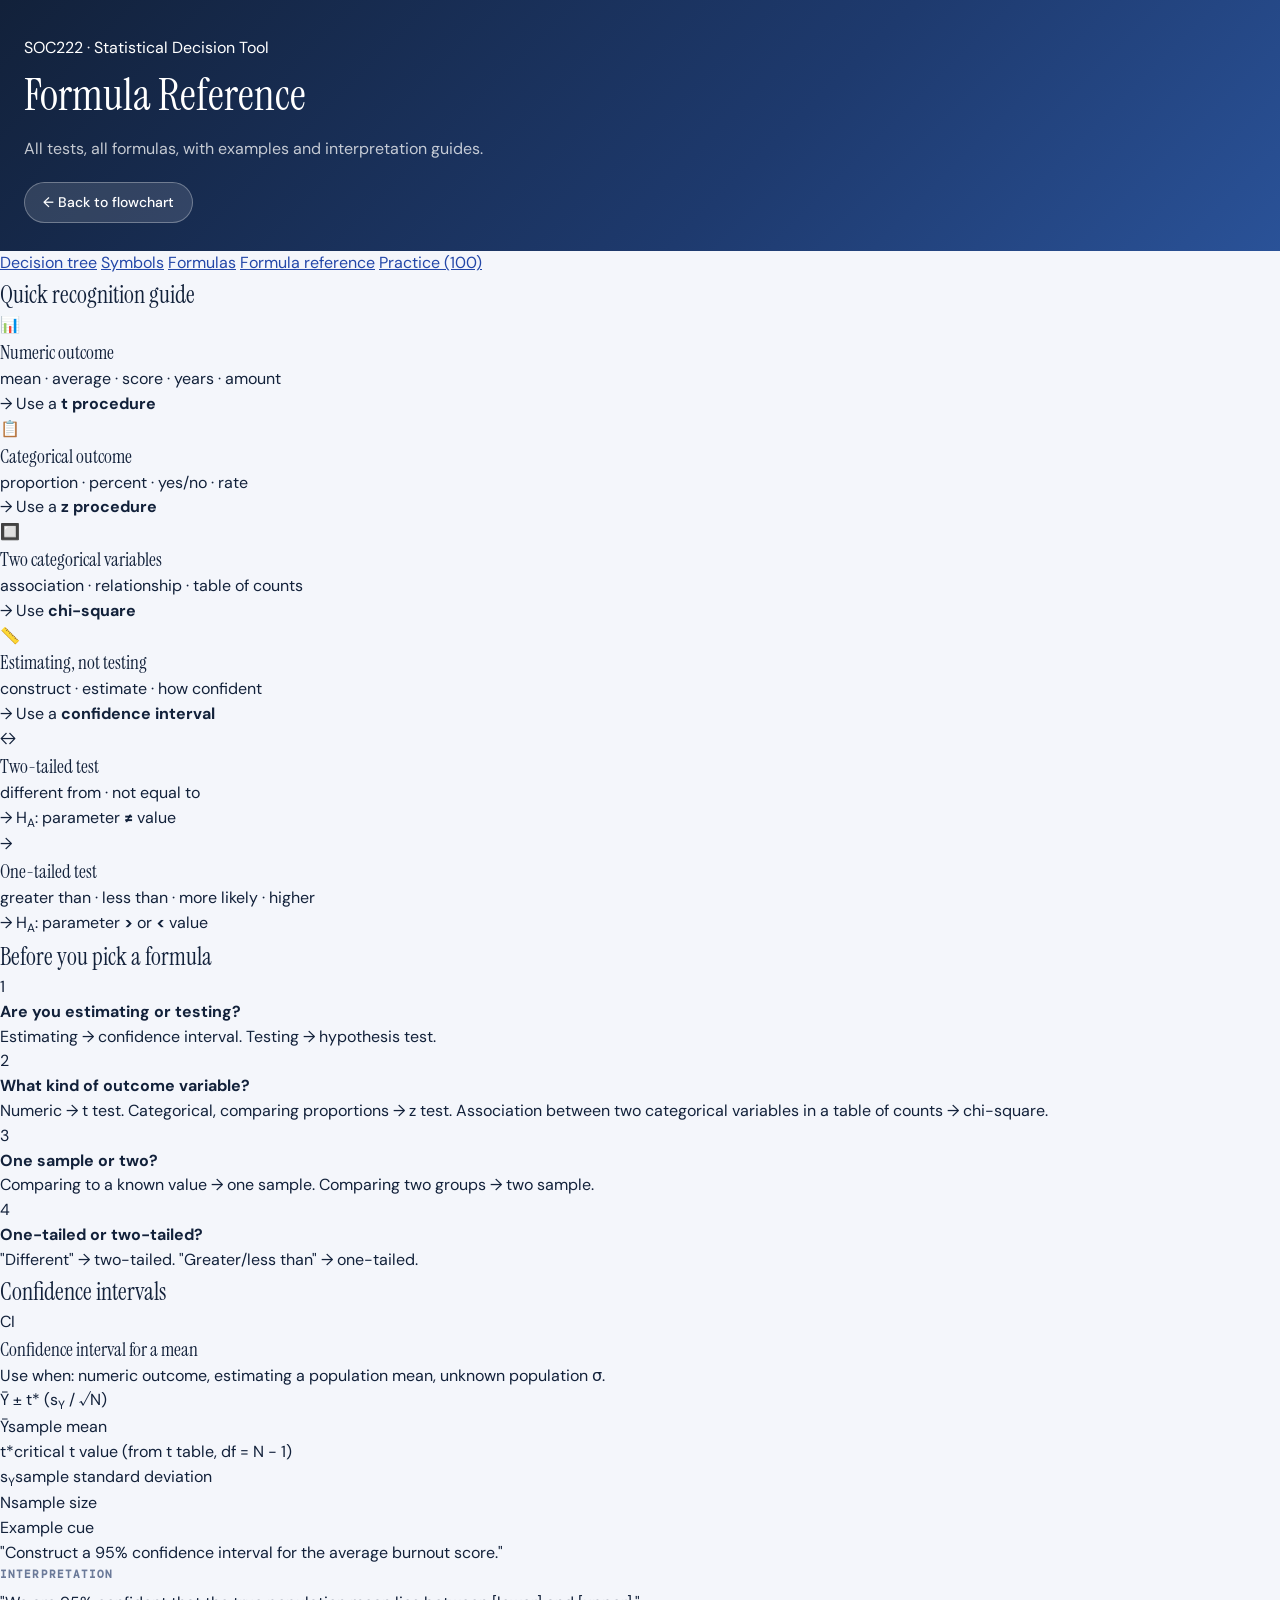
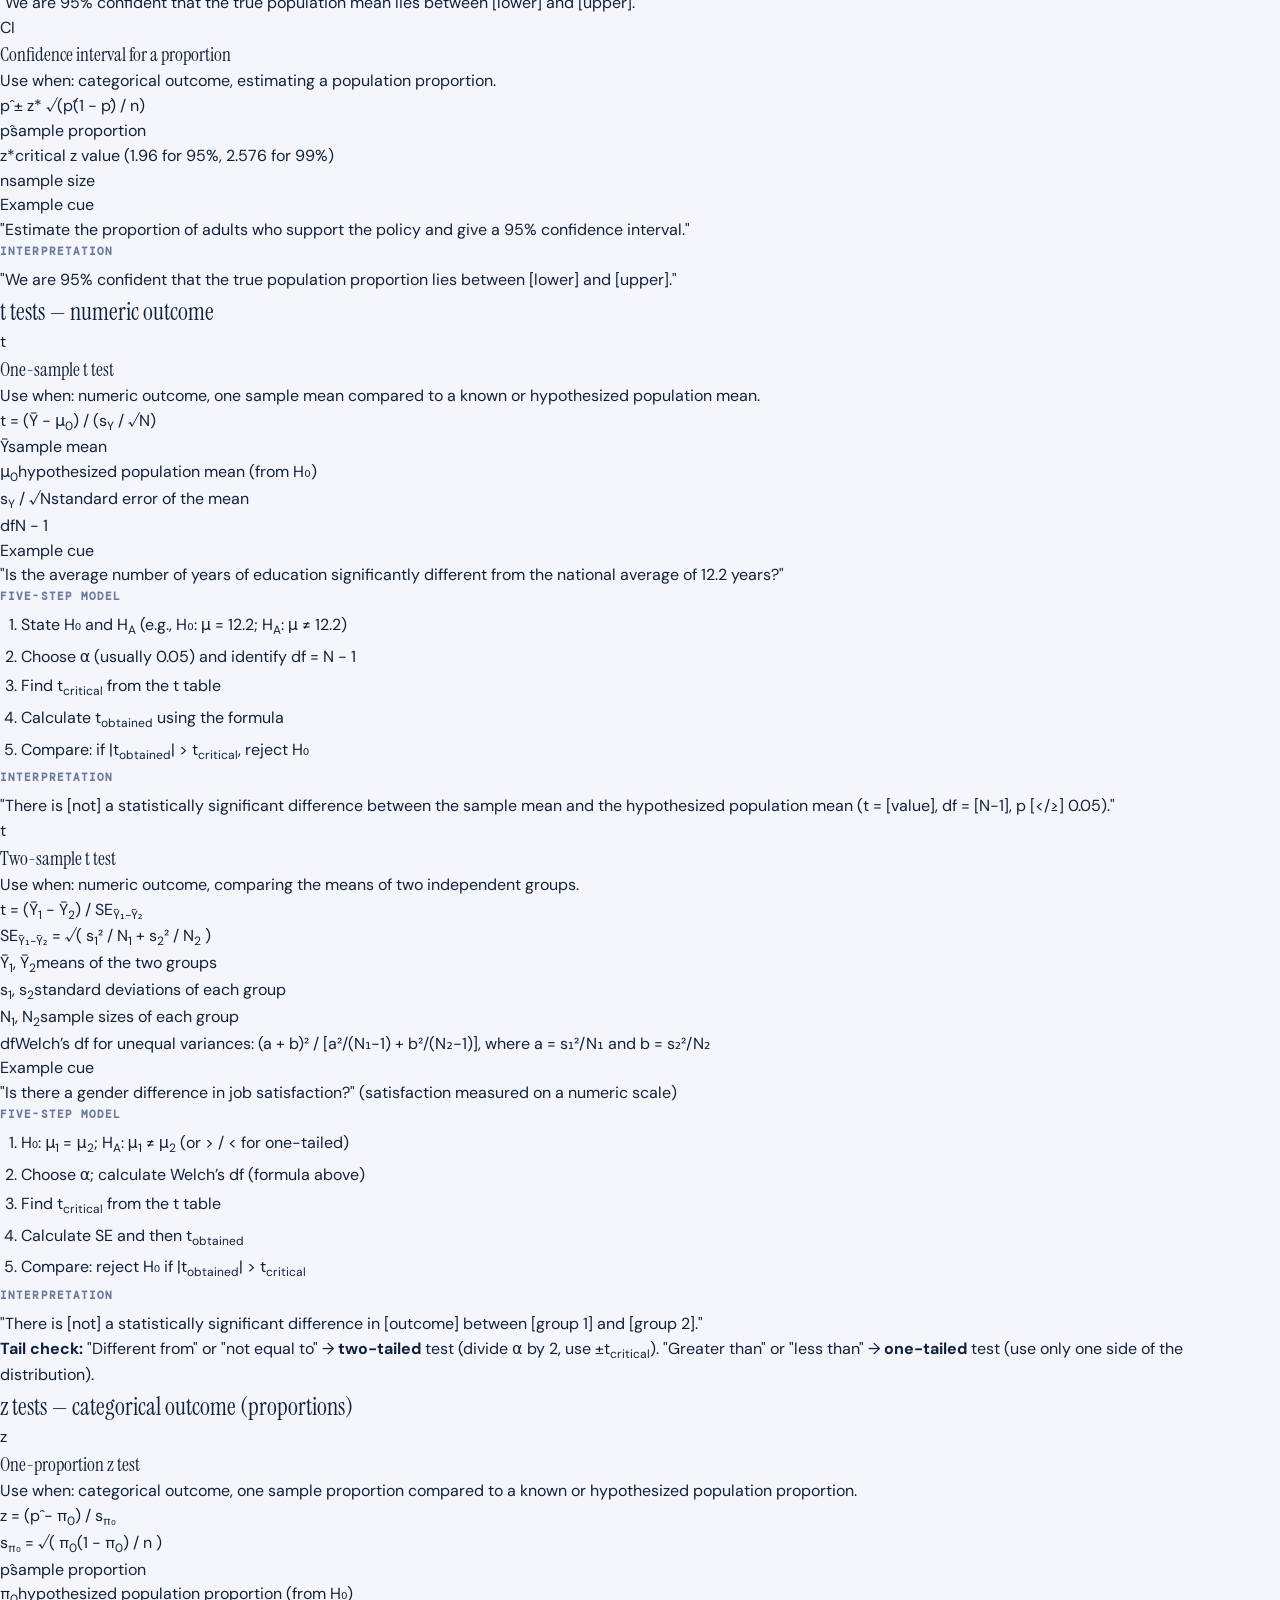
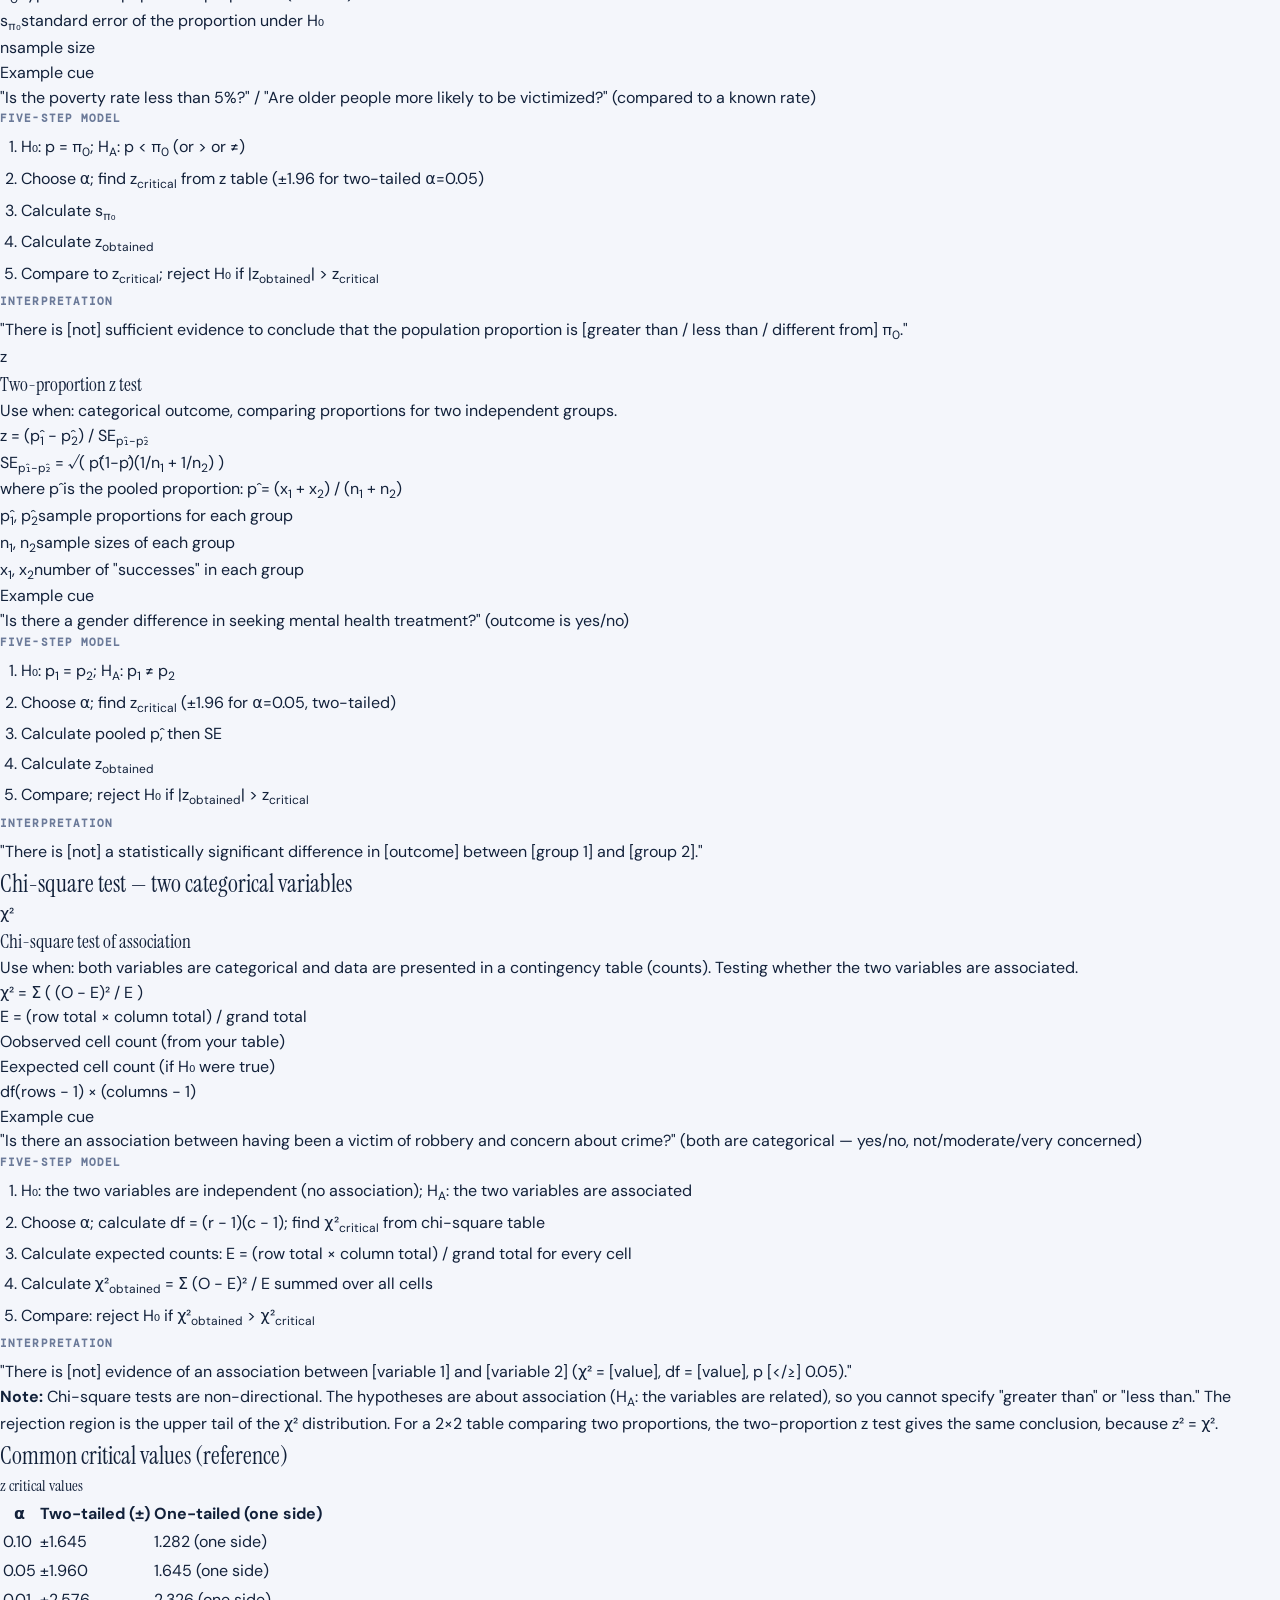
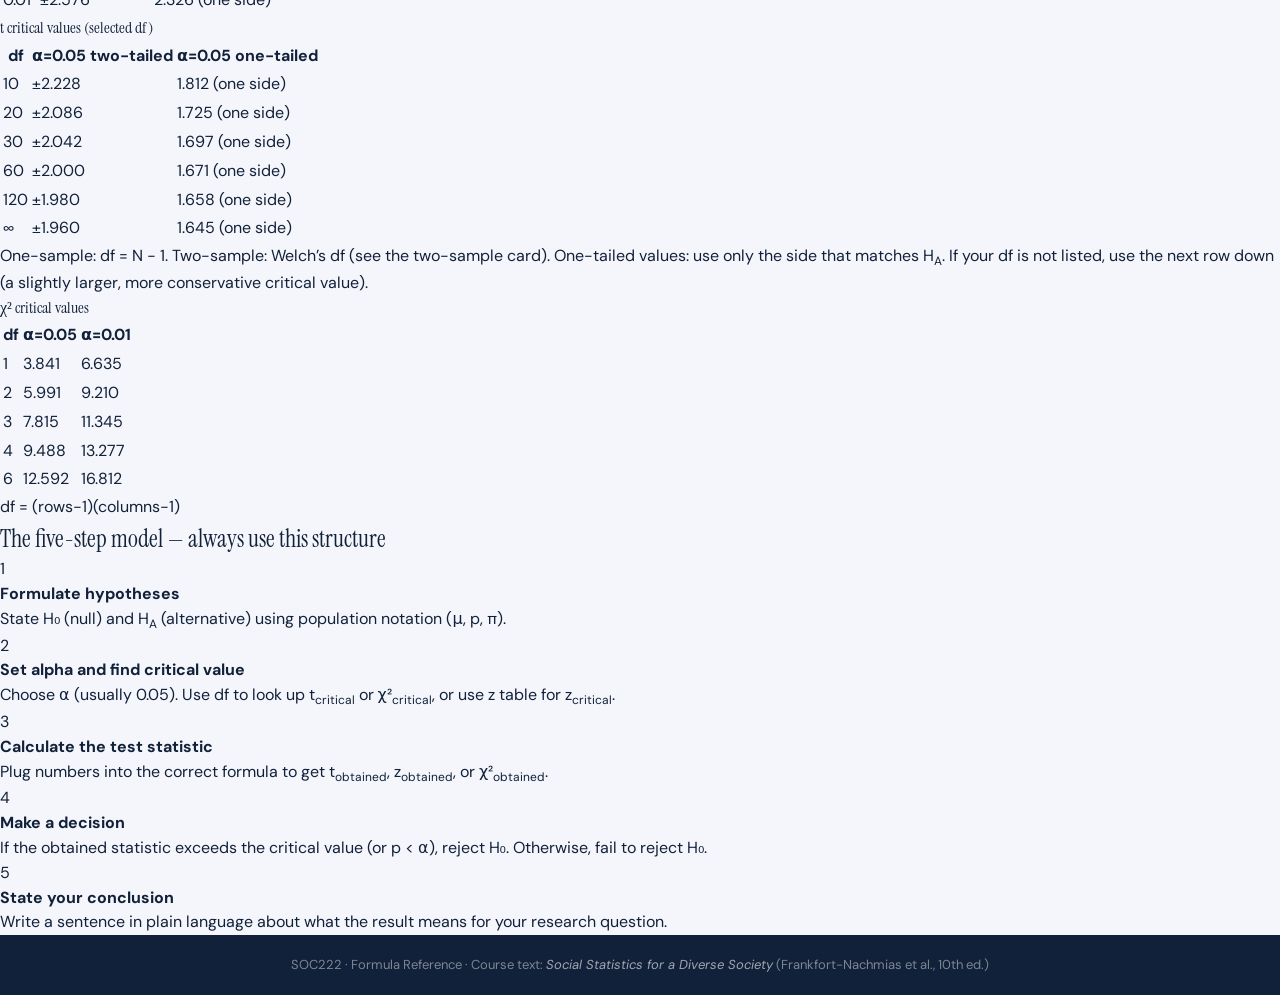
<file: reference.html>
<!DOCTYPE html>
<html lang="en">
<head>
  <meta charset="UTF-8" />
  <meta name="viewport" content="width=device-width, initial-scale=1.0" />
  <title>Formula Reference — SOC222</title>
  <link rel="preconnect" href="https://fonts.googleapis.com">
  <link rel="preconnect" href="https://fonts.gstatic.com" crossorigin>
  <link href="https://fonts.googleapis.com/css2?family=Instrument+Serif:ital@0;1&family=DM+Sans:wght@300;400;500;600&family=DM+Mono:wght@400;500&display=swap" rel="stylesheet">
  <link rel="stylesheet" href="styles.css" />
</head>
<body class="ref-page">

  <header class="site-header">
    <div class="header-inner">
      <p class="eyebrow">SOC222 · Statistical Decision Tool</p>
      <h1>Formula Reference</h1>
      <p class="tagline">All tests, all formulas, with examples and interpretation guides.</p>
      <div class="header-actions">
        <a href="index.html" class="btn-secondary">← Back to flowchart</a>
      </div>
    </div>
  </header>

  <nav class="tabnav" aria-label="Site sections">
    <div class="tabnav-inner">
      <a class="tab" href="index.html">Decision tree</a>
      <a class="tab" href="symbols.html">Symbols</a>
      <a class="tab" href="formulas.html">Formulas</a>
      <a class="tab active" href="reference.html">Formula reference</a>
      <a class="tab" href="practice.html">Practice (100)</a>
    </div>
  </nav>

  <main class="ref-main">

    <!-- QUICK RECOGNITION -->
    <section class="ref-section">
      <h2 class="ref-section-title">Quick recognition guide</h2>
      <div class="recognition-grid">
        <div class="recog-card">
          <div class="recog-icon">📊</div>
          <h3>Numeric outcome</h3>
          <p class="recog-trigger">mean · average · score · years · amount</p>
          <p class="recog-result">→ Use a <strong>t procedure</strong></p>
        </div>
        <div class="recog-card">
          <div class="recog-icon">📋</div>
          <h3>Categorical outcome</h3>
          <p class="recog-trigger">proportion · percent · yes/no · rate</p>
          <p class="recog-result">→ Use a <strong>z procedure</strong></p>
        </div>
        <div class="recog-card">
          <div class="recog-icon">🔲</div>
          <h3>Two categorical variables</h3>
          <p class="recog-trigger">association · relationship · table of counts</p>
          <p class="recog-result">→ Use <strong>chi-square</strong></p>
        </div>
        <div class="recog-card">
          <div class="recog-icon">📏</div>
          <h3>Estimating, not testing</h3>
          <p class="recog-trigger">construct · estimate · how confident</p>
          <p class="recog-result">→ Use a <strong>confidence interval</strong></p>
        </div>
        <div class="recog-card">
          <div class="recog-icon">↔️</div>
          <h3>Two-tailed test</h3>
          <p class="recog-trigger">different from · not equal to</p>
          <p class="recog-result">→ H<sub>A</sub>: parameter <strong>≠</strong> value</p>
        </div>
        <div class="recog-card">
          <div class="recog-icon">→</div>
          <h3>One-tailed test</h3>
          <p class="recog-trigger">greater than · less than · more likely · higher</p>
          <p class="recog-result">→ H<sub>A</sub>: parameter <strong>&gt;</strong> or <strong>&lt;</strong> value</p>
        </div>
      </div>
    </section>

    <!-- DECISION REMINDER -->
    <section class="ref-section">
      <div class="decision-reminder">
        <h2>Before you pick a formula</h2>
        <div class="decision-steps">
          <div class="decision-step">
            <span class="d-num">1</span>
            <div><strong>Are you estimating or testing?</strong><br>Estimating → confidence interval. Testing → hypothesis test.</div>
          </div>
          <div class="decision-step">
            <span class="d-num">2</span>
            <div><strong>What kind of outcome variable?</strong><br>Numeric → t test. Categorical, comparing proportions → z test. Association between two categorical variables in a table of counts → chi-square.</div>
          </div>
          <div class="decision-step">
            <span class="d-num">3</span>
            <div><strong>One sample or two?</strong><br>Comparing to a known value → one sample. Comparing two groups → two sample.</div>
          </div>
          <div class="decision-step">
            <span class="d-num">4</span>
            <div><strong>One-tailed or two-tailed?</strong><br>"Different" → two-tailed. "Greater/less than" → one-tailed.</div>
          </div>
        </div>
      </div>
    </section>

    <!-- CONFIDENCE INTERVALS -->
    <section class="ref-section">
      <h2 class="ref-section-title">Confidence intervals</h2>
      <div class="formula-cards-grid">

        <article class="formula-card">
          <div class="fc-badge ci">CI</div>
          <h3>Confidence interval for a mean</h3>
          <p class="fc-when">Use when: numeric outcome, estimating a population mean, unknown population σ.</p>
          <div class="formula-display">
            <span class="f-main">Ȳ ± t* (s<sub>Y</sub> / √N)</span>
          </div>
          <div class="formula-parts">
            <div class="fp-row"><span class="fp-sym">Ȳ</span><span class="fp-desc">sample mean</span></div>
            <div class="fp-row"><span class="fp-sym">t*</span><span class="fp-desc">critical t value (from t table, df = N − 1)</span></div>
            <div class="fp-row"><span class="fp-sym">s<sub>Y</sub></span><span class="fp-desc">sample standard deviation</span></div>
            <div class="fp-row"><span class="fp-sym">N</span><span class="fp-desc">sample size</span></div>
          </div>
          <div class="fc-example">
            <span class="ex-label">Example cue</span>
            <p>"Construct a 95% confidence interval for the average burnout score."</p>
          </div>
          <div class="fc-interp">
            <span class="interp-label">Interpretation</span>
            <p>"We are 95% confident that the true population mean lies between [lower] and [upper]."</p>
          </div>
        </article>

        <article class="formula-card">
          <div class="fc-badge ci">CI</div>
          <h3>Confidence interval for a proportion</h3>
          <p class="fc-when">Use when: categorical outcome, estimating a population proportion.</p>
          <div class="formula-display">
            <span class="f-main">p̂ ± z* √(p̂(1 − p̂) / n)</span>
          </div>
          <div class="formula-parts">
            <div class="fp-row"><span class="fp-sym">p̂</span><span class="fp-desc">sample proportion</span></div>
            <div class="fp-row"><span class="fp-sym">z*</span><span class="fp-desc">critical z value (1.96 for 95%, 2.576 for 99%)</span></div>
            <div class="fp-row"><span class="fp-sym">n</span><span class="fp-desc">sample size</span></div>
          </div>
          <div class="fc-example">
            <span class="ex-label">Example cue</span>
            <p>"Estimate the proportion of adults who support the policy and give a 95% confidence interval."</p>
          </div>
          <div class="fc-interp">
            <span class="interp-label">Interpretation</span>
            <p>"We are 95% confident that the true population proportion lies between [lower] and [upper]."</p>
          </div>
        </article>

      </div>
    </section>

    <!-- T TESTS -->
    <section class="ref-section">
      <h2 class="ref-section-title">t tests — numeric outcome</h2>
      <div class="formula-cards-grid">

        <article class="formula-card">
          <div class="fc-badge t1">t</div>
          <h3>One-sample t test</h3>
          <p class="fc-when">Use when: numeric outcome, one sample mean compared to a known or hypothesized population mean.</p>
          <div class="formula-display">
            <span class="f-main">t = (Ȳ − μ<sub>0</sub>) / (s<sub>Y</sub> / √N)</span>
          </div>
          <div class="formula-parts">
            <div class="fp-row"><span class="fp-sym">Ȳ</span><span class="fp-desc">sample mean</span></div>
            <div class="fp-row"><span class="fp-sym">μ<sub>0</sub></span><span class="fp-desc">hypothesized population mean (from H₀)</span></div>
            <div class="fp-row"><span class="fp-sym">s<sub>Y</sub> / √N</span><span class="fp-desc">standard error of the mean</span></div>
            <div class="fp-row"><span class="fp-sym">df</span><span class="fp-desc">N − 1</span></div>
          </div>
          <div class="fc-example">
            <span class="ex-label">Example cue</span>
            <p>"Is the average number of years of education significantly different from the national average of 12.2 years?"</p>
          </div>
          <div class="fc-steps">
            <span class="steps-label">Five-step model</span>
            <ol>
              <li>State H₀ and H<sub>A</sub> (e.g., H₀: μ = 12.2; H<sub>A</sub>: μ ≠ 12.2)</li>
              <li>Choose α (usually 0.05) and identify df = N − 1</li>
              <li>Find t<sub>critical</sub> from the t table</li>
              <li>Calculate t<sub>obtained</sub> using the formula</li>
              <li>Compare: if |t<sub>obtained</sub>| &gt; t<sub>critical</sub>, reject H₀</li>
            </ol>
          </div>
          <div class="fc-interp">
            <span class="interp-label">Interpretation</span>
            <p>"There is [not] a statistically significant difference between the sample mean and the hypothesized population mean (t = [value], df = [N−1], p [&lt;/≥] 0.05)."</p>
          </div>
        </article>

        <article class="formula-card">
          <div class="fc-badge t2">t</div>
          <h3>Two-sample t test</h3>
          <p class="fc-when">Use when: numeric outcome, comparing the means of two independent groups.</p>
          <div class="formula-display">
            <span class="f-main">t = (Ȳ<sub>1</sub> − Ȳ<sub>2</sub>) / SE<sub>Ȳ₁−Ȳ₂</sub></span>
          </div>
          <div class="formula-sub-box">
            <span class="f-sub">SE<sub>Ȳ₁−Ȳ₂</sub> = √( s<sub>1</sub>² / N<sub>1</sub> + s<sub>2</sub>² / N<sub>2</sub> )</span>
          </div>
          <div class="formula-parts">
            <div class="fp-row"><span class="fp-sym">Ȳ<sub>1</sub>, Ȳ<sub>2</sub></span><span class="fp-desc">means of the two groups</span></div>
            <div class="fp-row"><span class="fp-sym">s<sub>1</sub>, s<sub>2</sub></span><span class="fp-desc">standard deviations of each group</span></div>
            <div class="fp-row"><span class="fp-sym">N<sub>1</sub>, N<sub>2</sub></span><span class="fp-desc">sample sizes of each group</span></div>
            <div class="fp-row"><span class="fp-sym">df</span><span class="fp-desc">Welch’s df for unequal variances: (a + b)² / [a²/(N₁−1) + b²/(N₂−1)], where a = s₁²/N₁ and b = s₂²/N₂</span></div>
          </div>
          <div class="fc-example">
            <span class="ex-label">Example cue</span>
            <p>"Is there a gender difference in job satisfaction?" (satisfaction measured on a numeric scale)</p>
          </div>
          <div class="fc-steps">
            <span class="steps-label">Five-step model</span>
            <ol>
              <li>H₀: μ<sub>1</sub> = μ<sub>2</sub>; H<sub>A</sub>: μ<sub>1</sub> ≠ μ<sub>2</sub> (or &gt; / &lt; for one-tailed)</li>
              <li>Choose α; calculate Welch’s df (formula above)</li>
              <li>Find t<sub>critical</sub> from the t table</li>
              <li>Calculate SE and then t<sub>obtained</sub></li>
              <li>Compare: reject H₀ if |t<sub>obtained</sub>| &gt; t<sub>critical</sub></li>
            </ol>
          </div>
          <div class="fc-interp">
            <span class="interp-label">Interpretation</span>
            <p>"There is [not] a statistically significant difference in [outcome] between [group 1] and [group 2]."</p>
          </div>
        </article>

      </div>

      <div class="tail-note">
        <strong>Tail check:</strong>
        "Different from" or "not equal to" → <strong>two-tailed</strong> test (divide α by 2, use ±t<sub>critical</sub>).
        "Greater than" or "less than" → <strong>one-tailed</strong> test (use only one side of the distribution).
      </div>
    </section>

    <!-- Z TESTS -->
    <section class="ref-section">
      <h2 class="ref-section-title">z tests — categorical outcome (proportions)</h2>
      <div class="formula-cards-grid">

        <article class="formula-card">
          <div class="fc-badge z1">z</div>
          <h3>One-proportion z test</h3>
          <p class="fc-when">Use when: categorical outcome, one sample proportion compared to a known or hypothesized population proportion.</p>
          <div class="formula-display">
            <span class="f-main">z = (p̂ − π<sub>0</sub>) / s<sub>π₀</sub></span>
          </div>
          <div class="formula-sub-box">
            <span class="f-sub">s<sub>π₀</sub> = √( π<sub>0</sub>(1 − π<sub>0</sub>) / n )</span>
          </div>
          <div class="formula-parts">
            <div class="fp-row"><span class="fp-sym">p̂</span><span class="fp-desc">sample proportion</span></div>
            <div class="fp-row"><span class="fp-sym">π<sub>0</sub></span><span class="fp-desc">hypothesized population proportion (from H₀)</span></div>
            <div class="fp-row"><span class="fp-sym">s<sub>π₀</sub></span><span class="fp-desc">standard error of the proportion under H₀</span></div>
            <div class="fp-row"><span class="fp-sym">n</span><span class="fp-desc">sample size</span></div>
          </div>
          <div class="fc-example">
            <span class="ex-label">Example cue</span>
            <p>"Is the poverty rate less than 5%?" / "Are older people more likely to be victimized?" (compared to a known rate)</p>
          </div>
          <div class="fc-steps">
            <span class="steps-label">Five-step model</span>
            <ol>
              <li>H₀: p = π<sub>0</sub>; H<sub>A</sub>: p &lt; π<sub>0</sub> (or &gt; or ≠)</li>
              <li>Choose α; find z<sub>critical</sub> from z table (±1.96 for two-tailed α=0.05)</li>
              <li>Calculate s<sub>π₀</sub></li>
              <li>Calculate z<sub>obtained</sub></li>
              <li>Compare to z<sub>critical</sub>; reject H₀ if |z<sub>obtained</sub>| &gt; z<sub>critical</sub></li>
            </ol>
          </div>
          <div class="fc-interp">
            <span class="interp-label">Interpretation</span>
            <p>"There is [not] sufficient evidence to conclude that the population proportion is [greater than / less than / different from] π<sub>0</sub>."</p>
          </div>
        </article>

        <article class="formula-card">
          <div class="fc-badge z2">z</div>
          <h3>Two-proportion z test</h3>
          <p class="fc-when">Use when: categorical outcome, comparing proportions for two independent groups.</p>
          <div class="formula-display">
            <span class="f-main">z = (p̂<sub>1</sub> − p̂<sub>2</sub>) / SE<sub>p̂₁−p̂₂</sub></span>
          </div>
          <div class="formula-sub-box">
            <span class="f-sub">SE<sub>p̂₁−p̂₂</sub> = √( p̂(1−p̂)(1/n<sub>1</sub> + 1/n<sub>2</sub>) )</span>
          </div>
          <div class="formula-note">where p̂ is the pooled proportion: p̂ = (x<sub>1</sub> + x<sub>2</sub>) / (n<sub>1</sub> + n<sub>2</sub>)</div>
          <div class="formula-parts">
            <div class="fp-row"><span class="fp-sym">p̂<sub>1</sub>, p̂<sub>2</sub></span><span class="fp-desc">sample proportions for each group</span></div>
            <div class="fp-row"><span class="fp-sym">n<sub>1</sub>, n<sub>2</sub></span><span class="fp-desc">sample sizes of each group</span></div>
            <div class="fp-row"><span class="fp-sym">x<sub>1</sub>, x<sub>2</sub></span><span class="fp-desc">number of "successes" in each group</span></div>
          </div>
          <div class="fc-example">
            <span class="ex-label">Example cue</span>
            <p>"Is there a gender difference in seeking mental health treatment?" (outcome is yes/no)</p>
          </div>
          <div class="fc-steps">
            <span class="steps-label">Five-step model</span>
            <ol>
              <li>H₀: p<sub>1</sub> = p<sub>2</sub>; H<sub>A</sub>: p<sub>1</sub> ≠ p<sub>2</sub></li>
              <li>Choose α; find z<sub>critical</sub> (±1.96 for α=0.05, two-tailed)</li>
              <li>Calculate pooled p̂, then SE</li>
              <li>Calculate z<sub>obtained</sub></li>
              <li>Compare; reject H₀ if |z<sub>obtained</sub>| &gt; z<sub>critical</sub></li>
            </ol>
          </div>
          <div class="fc-interp">
            <span class="interp-label">Interpretation</span>
            <p>"There is [not] a statistically significant difference in [outcome] between [group 1] and [group 2]."</p>
          </div>
        </article>

      </div>
    </section>

    <!-- CHI SQUARE -->
    <section class="ref-section">
      <h2 class="ref-section-title">Chi-square test — two categorical variables</h2>
      <div class="formula-cards-grid">

        <article class="formula-card wide">
          <div class="fc-badge chi">χ²</div>
          <h3>Chi-square test of association</h3>
          <p class="fc-when">Use when: both variables are categorical and data are presented in a contingency table (counts). Testing whether the two variables are associated.</p>
          <div class="formula-display">
            <span class="f-main">χ² = Σ ( (O − E)² / E )</span>
          </div>
          <div class="formula-sub-box">
            <span class="f-sub">E = (row total × column total) / grand total</span>
          </div>
          <div class="formula-parts">
            <div class="fp-row"><span class="fp-sym">O</span><span class="fp-desc">observed cell count (from your table)</span></div>
            <div class="fp-row"><span class="fp-sym">E</span><span class="fp-desc">expected cell count (if H₀ were true)</span></div>
            <div class="fp-row"><span class="fp-sym">df</span><span class="fp-desc">(rows − 1) × (columns − 1)</span></div>
          </div>
          <div class="fc-example">
            <span class="ex-label">Example cue</span>
            <p>"Is there an association between having been a victim of robbery and concern about crime?" (both are categorical — yes/no, not/moderate/very concerned)</p>
          </div>
          <div class="fc-steps">
            <span class="steps-label">Five-step model</span>
            <ol>
              <li>H₀: the two variables are independent (no association); H<sub>A</sub>: the two variables are associated</li>
              <li>Choose α; calculate df = (r − 1)(c − 1); find χ²<sub>critical</sub> from chi-square table</li>
              <li>Calculate expected counts: E = (row total × column total) / grand total for every cell</li>
              <li>Calculate χ²<sub>obtained</sub> = Σ (O − E)² / E summed over all cells</li>
              <li>Compare: reject H₀ if χ²<sub>obtained</sub> &gt; χ²<sub>critical</sub></li>
            </ol>
          </div>
          <div class="fc-interp">
            <span class="interp-label">Interpretation</span>
            <p>"There is [not] evidence of an association between [variable 1] and [variable 2] (χ² = [value], df = [value], p [&lt;/≥] 0.05)."</p>
          </div>
          <div class="chi-note">
            <strong>Note:</strong> Chi-square tests are non-directional. The hypotheses are about association (H<sub>A</sub>: the variables are related), so you cannot specify "greater than" or "less than." The rejection region is the upper tail of the χ² distribution. For a 2×2 table comparing two proportions, the two-proportion z test gives the same conclusion, because z² = χ².
          </div>
        </article>

      </div>
    </section>

    <!-- COMMON CRITICAL VALUES -->
    <section class="ref-section">
      <h2 class="ref-section-title">Common critical values (reference)</h2>
      <div class="crit-grid">
        <div class="crit-card">
          <h4>z critical values</h4>
          <table class="crit-table">
            <thead><tr><th>α</th><th>Two-tailed (±)</th><th>One-tailed (one side)</th></tr></thead>
            <tbody>
              <tr><td>0.10</td><td>±1.645</td><td>1.282 (one side)</td></tr>
              <tr><td>0.05</td><td>±1.960</td><td>1.645 (one side)</td></tr>
              <tr><td>0.01</td><td>±2.576</td><td>2.326 (one side)</td></tr>
            </tbody>
          </table>
        </div>
        <div class="crit-card">
          <h4>t critical values (selected df)</h4>
          <table class="crit-table">
            <thead><tr><th>df</th><th>α=0.05 two-tailed</th><th>α=0.05 one-tailed</th></tr></thead>
            <tbody>
              <tr><td>10</td><td>±2.228</td><td>1.812 (one side)</td></tr>
              <tr><td>20</td><td>±2.086</td><td>1.725 (one side)</td></tr>
              <tr><td>30</td><td>±2.042</td><td>1.697 (one side)</td></tr>
              <tr><td>60</td><td>±2.000</td><td>1.671 (one side)</td></tr>
              <tr><td>120</td><td>±1.980</td><td>1.658 (one side)</td></tr>
              <tr><td>∞</td><td>±1.960</td><td>1.645 (one side)</td></tr>
            </tbody>
          </table>
          <p class="crit-note">One-sample: df = N − 1. Two-sample: Welch’s df (see the two-sample card). One-tailed values: use only the side that matches H<sub>A</sub>. If your df is not listed, use the next row down (a slightly larger, more conservative critical value).</p>
        </div>
        <div class="crit-card">
          <h4>χ² critical values</h4>
          <table class="crit-table">
            <thead><tr><th>df</th><th>α=0.05</th><th>α=0.01</th></tr></thead>
            <tbody>
              <tr><td>1</td><td>3.841</td><td>6.635</td></tr>
              <tr><td>2</td><td>5.991</td><td>9.210</td></tr>
              <tr><td>3</td><td>7.815</td><td>11.345</td></tr>
              <tr><td>4</td><td>9.488</td><td>13.277</td></tr>
              <tr><td>6</td><td>12.592</td><td>16.812</td></tr>
            </tbody>
          </table>
          <p class="crit-note">df = (rows−1)(columns−1)</p>
        </div>
      </div>
    </section>

    <!-- FIVE STEP MODEL -->
    <section class="ref-section">
      <div class="five-step-box">
        <h2>The five-step model — always use this structure</h2>
        <div class="five-step-grid">
          <div class="fs-step"><span class="fs-num">1</span><div><strong>Formulate hypotheses</strong><br>State H₀ (null) and H<sub>A</sub> (alternative) using population notation (μ, p, π).</div></div>
          <div class="fs-step"><span class="fs-num">2</span><div><strong>Set alpha and find critical value</strong><br>Choose α (usually 0.05). Use df to look up t<sub>critical</sub> or χ²<sub>critical</sub>, or use z table for z<sub>critical</sub>.</div></div>
          <div class="fs-step"><span class="fs-num">3</span><div><strong>Calculate the test statistic</strong><br>Plug numbers into the correct formula to get t<sub>obtained</sub>, z<sub>obtained</sub>, or χ²<sub>obtained</sub>.</div></div>
          <div class="fs-step"><span class="fs-num">4</span><div><strong>Make a decision</strong><br>If the obtained statistic exceeds the critical value (or p &lt; α), reject H₀. Otherwise, fail to reject H₀.</div></div>
          <div class="fs-step"><span class="fs-num">5</span><div><strong>State your conclusion</strong><br>Write a sentence in plain language about what the result means for your research question.</div></div>
        </div>
      </div>
    </section>

  </main>

  <footer class="site-footer">
    <p>SOC222 · Formula Reference · Course text: <em>Social Statistics for a Diverse Society</em> (Frankfort-Nachmias et al., 10th ed.)</p>
  </footer>

</body>
</html>
</file>
<file: styles.css>
/* ─────────────────────────────────────────────
   TOKENS
───────────────────────────────────────────── */
:root {
  --bg: #f4f6fb;
  --surface: #ffffff;
  --surface2: #f8f9fc;
  --ink: #12213a;
  --ink2: #3a4a62;
  --muted: #6b7a99;
  --line: #dde3ef;
  --line2: #c5cedf;

  --accent: #2347a8;
  --accent-soft: #eef2fb;
  --accent-mid: #4a6fa5;

  --ci: #2e7d32;
  --ci-soft: #f1faf2;
  --t: #bf360c;
  --t-soft: #fff8f5;
  --z: #1565c0;
  --z-soft: #f0f5ff;
  --chi: #6a1b9a;
  --chi-soft: #faf0ff;

  --green: #2e7d32;
  --orange: #e65100;

  --radius: 12px;
  --radius-sm: 8px;
  --shadow-sm: 0 2px 8px rgba(18,33,58,.06);
  --shadow: 0 4px 20px rgba(18,33,58,.09);
  --shadow-lg: 0 8px 40px rgba(18,33,58,.13);
}

/* ─────────────────────────────────────────────
   RESET
───────────────────────────────────────────── */
*, *::before, *::after { box-sizing: border-box; }
body {
  margin: 0;
  font-family: 'DM Sans', system-ui, sans-serif;
  background: var(--bg);
  color: var(--ink);
  line-height: 1.55;
}
h1, h2, h3, h4 { margin: 0; font-family: 'Instrument Serif', Georgia, serif; font-weight: 400; }
p { margin: 0; }
ul, ol { margin: 0; padding-left: 1.3em; }
li { margin-bottom: .3em; }
a { color: var(--accent); }
sub { font-size: .75em; }

/* ─────────────────────────────────────────────
   HEADER
───────────────────────────────────────────── */
.site-header {
  background: linear-gradient(135deg, #12213a 0%, #1e3a6e 60%, #2a5298 100%);
  color: white;
  padding: 0;
}
.header-inner {
  max-width: 1380px;
  margin: 0 auto;
  padding: 36px 24px 28px;
}
.site-header h1 {
  font-size: clamp(28px, 4vw, 44px);
  color: white;
  margin-bottom: 8px;
}
.tagline {
  font-size: 16px;
  color: rgba(255,255,255,.75);
  max-width: 700px;
  margin-bottom: 20px;
}
.header-actions {
  display: flex;
  gap: 10px;
  flex-wrap: wrap;
}

/* ─────────────────────────────────────────────
   BUTTONS
───────────────────────────────────────────── */
.btn-primary, .btn-secondary, .btn-ghost {
  display: inline-flex;
  align-items: center;
  gap: 6px;
  padding: 9px 18px;
  border-radius: 999px;
  font-size: 14px;
  font-weight: 500;
  cursor: pointer;
  text-decoration: none;
  transition: all .15s;
  border: 1px solid transparent;
  font-family: 'DM Sans', sans-serif;
}
.btn-primary {
  background: var(--accent);
  color: white;
}
.btn-primary:hover { background: #1a3690; }

.btn-secondary {
  background: rgba(255,255,255,.12);
  color: white;
  border-color: rgba(255,255,255,.3);
}
.btn-secondary:hover { background: rgba(255,255,255,.22); }

.btn-ghost {
  background: transparent;
  color: rgba(255,255,255,.7);
  border-color: rgba(255,255,255,.2);
}
.btn-ghost:hover { color: white; border-color: rgba(255,255,255,.5); }

/* inside main content — dark on light */
.result-actions .btn-primary {
  background: var(--accent);
  color: white;
}
.result-actions .btn-secondary {
  background: transparent;
  color: var(--accent);
  border-color: var(--accent);
}
.result-actions .btn-secondary:hover { background: var(--accent-soft); }

/* ─────────────────────────────────────────────
   LAYOUT — wider map column
───────────────────────────────────────────── */
.main-layout {
  max-width: 1380px;
  margin: 0 auto;
  padding: 28px 24px 48px;
  display: grid;
  grid-template-columns: 1fr 480px;
  gap: 28px;
  align-items: start;
}

@media (max-width: 1100px) {
  .main-layout {
    grid-template-columns: 1fr 380px;
  }
}

@media (max-width: 900px) {
  .main-layout {
    grid-template-columns: 1fr;
  }
  .map-col { order: -1; }
}

/* ─────────────────────────────────────────────
   PROGRESS
───────────────────────────────────────────── */
.progress-bar-wrap {
  background: var(--line);
  border-radius: 999px;
  height: 6px;
  margin-bottom: 24px;
  position: relative;
  overflow: visible;
}
.progress-bar {
  background: var(--accent);
  height: 100%;
  border-radius: 999px;
  transition: width .35s ease;
  width: 0%;
}
.progress-label {
  position: absolute;
  right: 0;
  top: -18px;
  font-size: 11px;
  color: var(--muted);
  font-family: 'DM Mono', monospace;
}

/* ─────────────────────────────────────────────
   STEP STACK
───────────────────────────────────────────── */
.step-stack {
  display: flex;
  flex-direction: column;
  gap: 0;
}

.step-block {
  position: relative;
  padding: 0;
  margin-bottom: 4px;
}

/* Connector line between steps */
.step-block::before {
  content: '';
  display: block;
  width: 2px;
  height: 20px;
  background: var(--line2);
  margin: 0 auto 4px;
  border-radius: 1px;
}
.step-block:first-child::before { display: none; }

.step-question {
  display: flex;
  align-items: flex-start;
  gap: 14px;
  background: var(--surface);
  border: 1px solid var(--line);
  border-radius: var(--radius);
  padding: 18px 20px;
  box-shadow: var(--shadow-sm);
}

.step-block.active .step-question {
  border-color: var(--accent);
  box-shadow: 0 0 0 3px rgba(35,71,168,.1), var(--shadow-sm);
}

.step-badge {
  display: flex;
  align-items: center;
  justify-content: center;
  width: 30px;
  height: 30px;
  border-radius: 50%;
  background: var(--accent);
  color: white;
  font-size: 13px;
  font-weight: 600;
  flex-shrink: 0;
  font-family: 'DM Mono', monospace;
}

.step-block.visited .step-badge {
  background: var(--line2);
  color: var(--muted);
}

.step-q-text { flex: 1; }

.step-q-main {
  font-size: 16px;
  font-weight: 600;
  color: var(--ink);
  margin-bottom: 4px;
}
.step-block.visited .step-q-main { color: var(--muted); }

.step-hint {
  font-size: 13px;
  color: var(--muted);
  font-style: italic;
}

/* Answer buttons */
.step-answers {
  display: flex;
  flex-direction: column;
  gap: 8px;
  padding: 12px 20px 20px 64px;
}

.answer-btn {
  display: flex;
  flex-direction: column;
  align-items: flex-start;
  gap: 3px;
  padding: 14px 18px;
  background: var(--surface2);
  border: 1.5px solid var(--line);
  border-radius: var(--radius-sm);
  cursor: pointer;
  text-align: left;
  transition: all .15s;
  font-family: 'DM Sans', sans-serif;
}

.answer-btn:hover:not(:disabled) {
  background: var(--accent-soft);
  border-color: var(--accent);
  transform: translateX(4px);
}

.answer-btn.chosen {
  background: var(--accent-soft);
  border-color: var(--accent);
  color: var(--accent);
}

.answer-btn:disabled { cursor: default; opacity: .7; }

.answer-label {
  font-size: 14px;
  font-weight: 600;
  color: var(--ink);
}
.answer-btn.chosen .answer-label { color: var(--accent); }
.answer-btn:disabled .answer-label { color: var(--muted); }

.answer-sublabel {
  font-size: 12px;
  color: var(--muted);
}

/* ─────────────────────────────────────────────
   RESULT CARD
───────────────────────────────────────────── */
.result-card {
  background: var(--surface);
  border: 2px solid var(--accent);
  border-radius: 16px;
  padding: 28px;
  box-shadow: var(--shadow-lg);
  margin-top: 20px;
  display: none;
}

.result-card.visible {
  display: block;
  animation: slideIn .3s ease;
}

.result-card.hidden { display: none; }

@keyframes slideIn {
  from { opacity: 0; transform: translateY(12px); }
  to   { opacity: 1; transform: translateY(0); }
}

.result-badge {
  display: inline-flex;
  align-items: center;
  justify-content: center;
  padding: 6px 14px;
  border-radius: 999px;
  font-size: 13px;
  font-weight: 700;
  font-family: 'DM Mono', monospace;
  letter-spacing: .04em;
  margin-bottom: 12px;
}

.badge-ci  { background: var(--ci-soft);  color: var(--ci);  border: 1.5px solid var(--ci); }
.badge-t   { background: var(--t-soft);   color: var(--t);   border: 1.5px solid var(--t); }
.badge-z   { background: var(--z-soft);   color: var(--z);   border: 1.5px solid var(--z); }
.badge-chi { background: var(--chi-soft); color: var(--chi); border: 1.5px solid var(--chi); }

.result-name {
  font-size: 22px;
  margin-bottom: 8px;
}

.result-when {
  font-size: 14px;
  color: var(--ink2);
  margin-bottom: 20px;
  padding-bottom: 20px;
  border-bottom: 1px solid var(--line);
}

/* ─────────────────────────────────────────────
   FORMULA — MathJax rendered
───────────────────────────────────────────── */
.formula-label, .example-label, .steps-label, .interp-label,
.legend-label, .measures-label {
  font-size: 11px;
  font-weight: 600;
  letter-spacing: .1em;
  text-transform: uppercase;
  color: var(--muted);
  font-family: 'DM Mono', monospace;
  margin-bottom: 8px;
  display: block;
}

/* Override uppercase for emoji labels */
.legend-label, .measures-label {
  text-transform: none;
  font-size: 13px;
  font-weight: 700;
  letter-spacing: 0;
  color: var(--ink2);
  font-family: 'DM Sans', sans-serif;
}

.formula-box {
  background: #f5f7ff;
  border: 1.5px solid #c5cfea;
  border-radius: var(--radius-sm);
  padding: 20px 24px;
  font-size: 22px;
  color: var(--ink);
  line-height: 1.6;
  overflow-x: auto;
  text-align: center;
}

/* MathJax rendering inside formula box */
.formula-box .MathJax {
  font-size: 1.4em !important;
}

.formula-sub-note {
  font-size: 13px;
  color: var(--muted);
  margin-top: 8px;
  font-family: 'DM Mono', monospace;
  text-align: center;
}

/* MathJax in sub-note */
.formula-sub-note .MathJax {
  font-size: 1em !important;
}

.result-formula-wrap {
  margin-bottom: 20px;
  padding-bottom: 20px;
  border-bottom: 1px solid var(--line);
}

/* ─────────────────────────────────────────────
   FORMULA LEGEND
───────────────────────────────────────────── */
.result-legend-wrap {
  margin-bottom: 20px;
  padding-bottom: 20px;
  border-bottom: 1px solid var(--line);
}

.legend-grid {
  display: grid;
  grid-template-columns: repeat(auto-fill, minmax(220px, 1fr));
  gap: 8px;
  margin-top: 10px;
}

.legend-row {
  display: flex;
  align-items: baseline;
  gap: 10px;
  background: var(--surface2);
  border: 1px solid var(--line);
  border-radius: var(--radius-sm);
  padding: 8px 12px;
}

.legend-sym {
  font-family: 'DM Mono', monospace;
  font-size: 15px;
  font-weight: 700;
  color: var(--accent);
  flex-shrink: 0;
  min-width: 56px;
  text-align: right;
}

/* MathJax in legend */
.legend-sym .MathJax {
  font-size: 1em !important;
}

.legend-desc {
  font-size: 12.5px;
  color: var(--ink2);
  line-height: 1.4;
}

/* ─────────────────────────────────────────────
   MEASURES (what you'll need)
───────────────────────────────────────────── */
.result-measures-wrap {
  margin-bottom: 20px;
  padding-bottom: 20px;
  border-bottom: 1px solid var(--line);
}

.measures-list {
  margin-top: 10px;
  padding-left: 1.4em;
}

.measures-list li {
  font-size: 13.5px;
  color: var(--ink2);
  padding: 3px 0;
  line-height: 1.5;
}

/* ─────────────────────────────────────────────
   EXAMPLE / STEPS / INTERP
───────────────────────────────────────────── */
.result-example-wrap, .result-steps-wrap, .result-interp-wrap {
  margin-bottom: 18px;
}

.result-example {
  font-size: 14px;
  color: var(--ink2);
  font-style: italic;
  background: #fffdf0;
  border-left: 3px solid #f0c040;
  padding: 10px 14px;
  border-radius: 0 var(--radius-sm) var(--radius-sm) 0;
}

.steps-list {
  margin-top: 8px;
}
.steps-list li {
  font-size: 13.5px;
  color: var(--ink2);
  padding: 4px 0;
  font-family: 'DM Mono', monospace;
  line-height: 1.5;
}

/* MathJax in step list */
.steps-list li .MathJax {
  font-size: 1em !important;
}

.result-interp {
  font-size: 14px;
  background: #f0faf1;
  border-left: 3px solid var(--ci);
  padding: 10px 14px;
  border-radius: 0 var(--radius-sm) var(--radius-sm) 0;
  font-style: italic;
  color: var(--ink2);
}

.result-actions {
  display: flex;
  gap: 10px;
  flex-wrap: wrap;
  margin-top: 20px;
  padding-top: 20px;
  border-top: 1px solid var(--line);
}

/* ─────────────────────────────────────────────
   MAP COL — larger
───────────────────────────────────────────── */
.map-col {
  position: sticky;
  top: 24px;
  background: var(--surface);
  border: 1px solid var(--line);
  border-radius: var(--radius);
  padding: 20px;
  box-shadow: var(--shadow-sm);
}

.map-title {
  font-size: 11px;
  font-weight: 600;
  letter-spacing: .1em;
  text-transform: uppercase;
  color: var(--muted);
  font-family: 'DM Mono', monospace;
  margin-bottom: 14px;
}

.map-scroll { overflow-x: auto; }

.flowmap {
  width: 100%;
  max-width: 100%;
  display: block;
  margin: 0 auto;
}

.map-hint {
  font-size: 11px;
  color: var(--muted);
  margin-top: 10px;
  text-align: center;
  font-style: italic;
}

/* ─────────────────────────────────────────────
   FOOTER
───────────────────────────────────────────── */
.site-footer {
  background: var(--ink);
  color: rgba(255,255,255,.45);
  text-align: center;
  padding: 20px 24px;
  font-size: 13px;
}
.site-footer em { font-style: italic; color: rgba(255,255,255,.6); }

/* ─────────────────────────────────────────────
   RESPONSIVE
───────────────────────────────────────────── */
@media (max-width: 680px) {
  .legend-grid { grid-template-columns: 1fr; }
  .step-answers { padding-left: 20px; }
}
</file>
